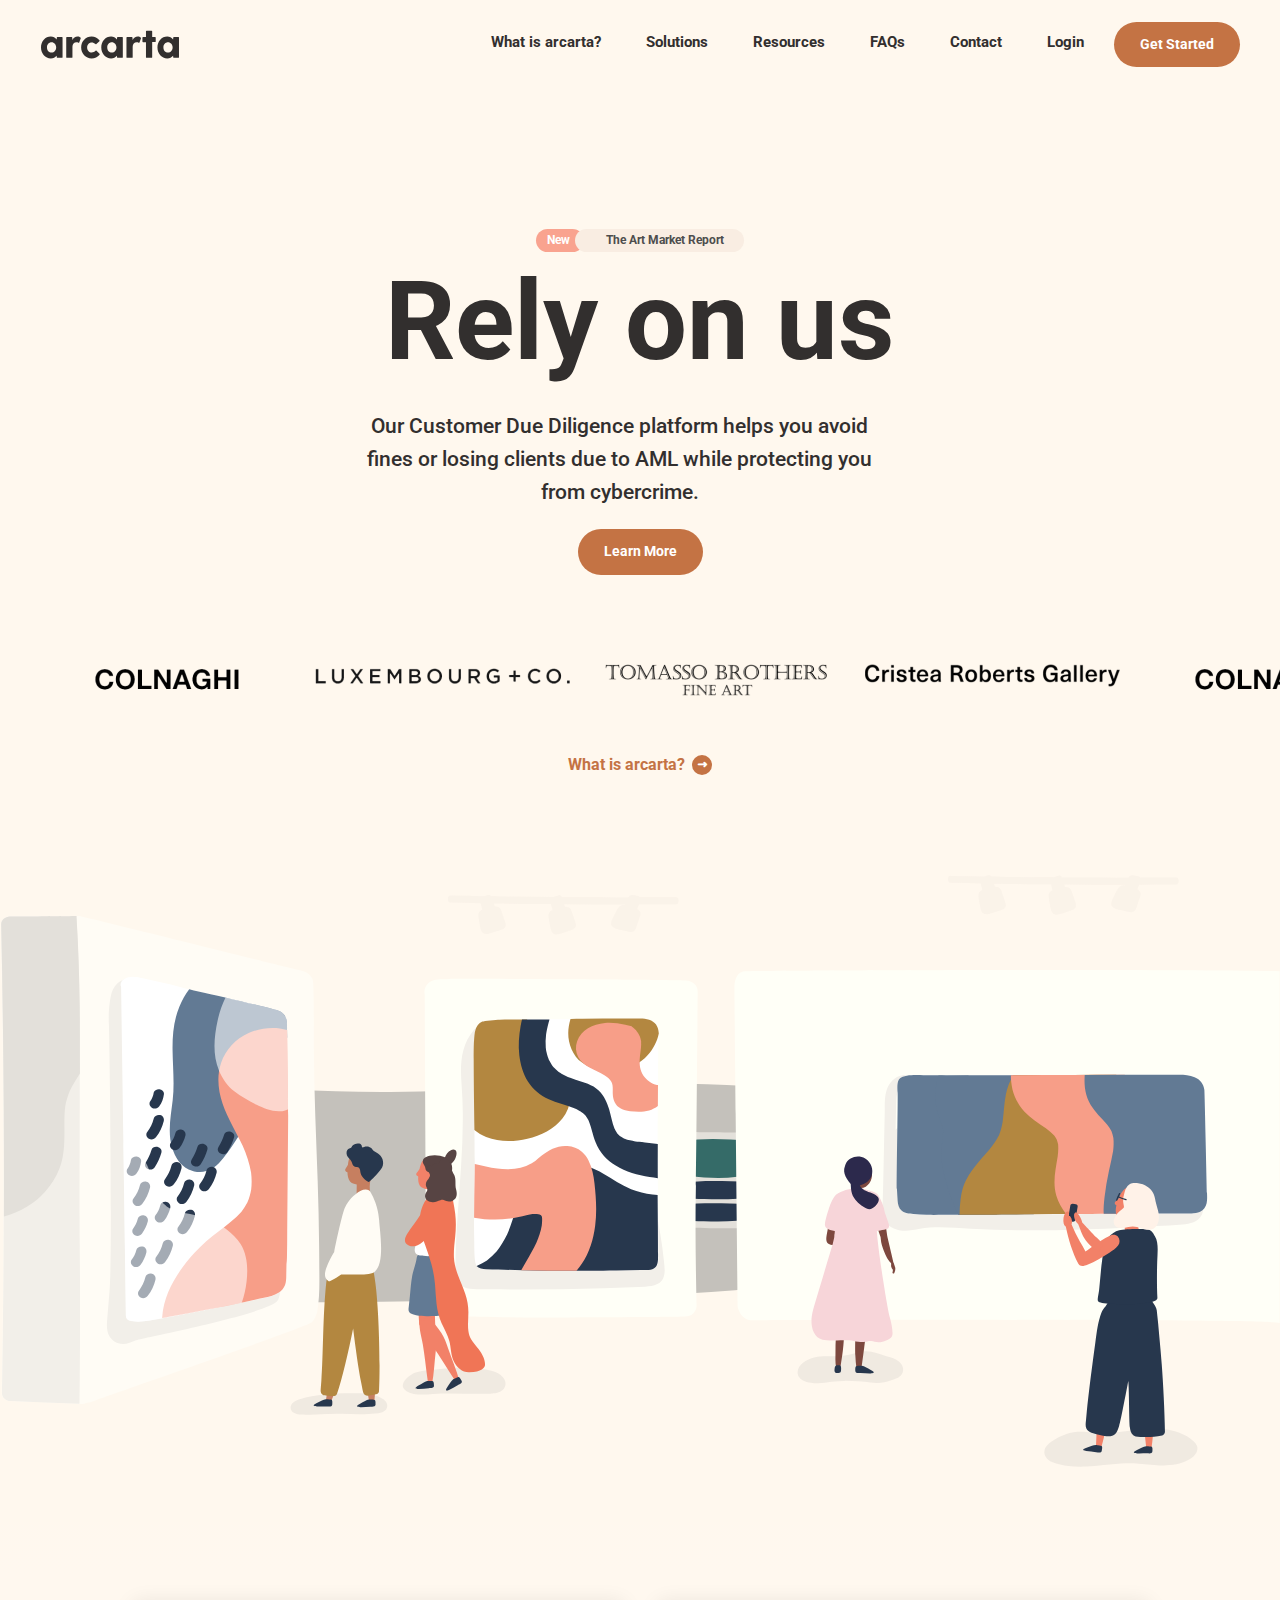
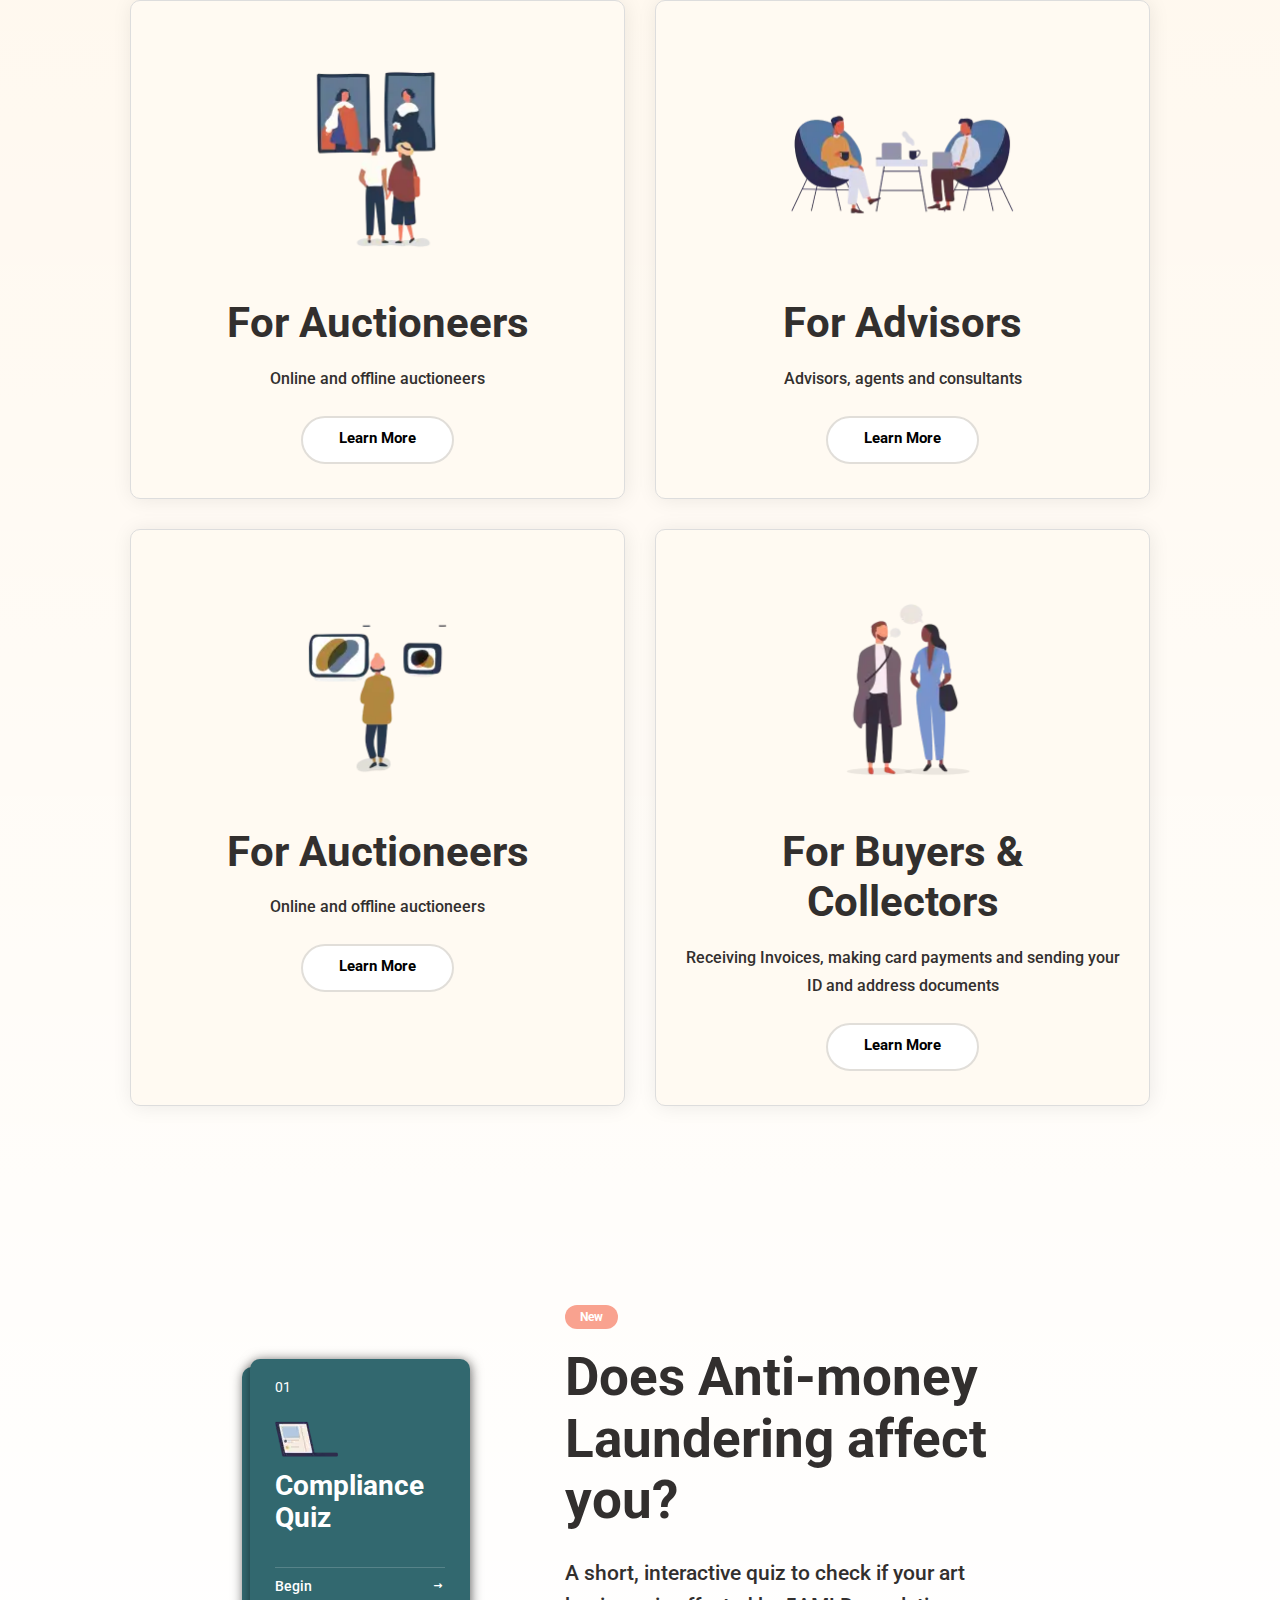
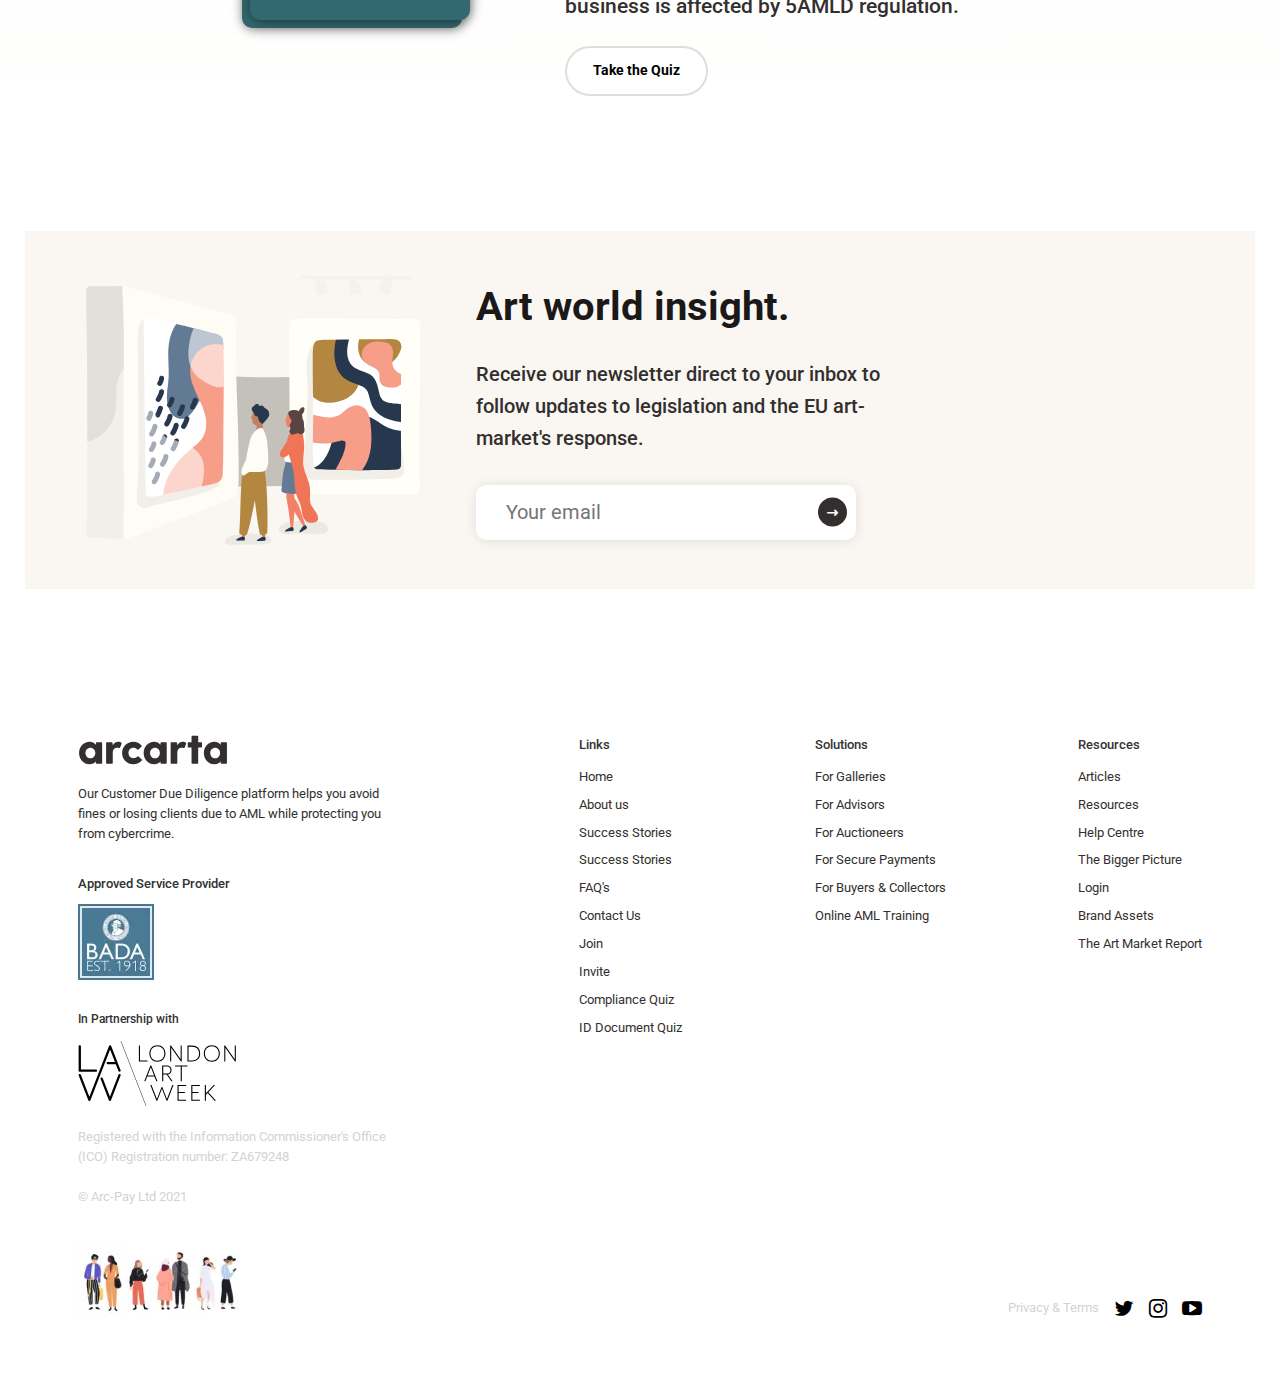
<file: index.html>
<!DOCTYPE html>
<html lang="en">

<head>
    <meta charset="UTF-8">
    <meta name="viewport" content="width=device-width, initial-scale=1.0">
    <link rel="stylesheet" href="https://cdn.jsdelivr.net/npm/swiper@11/swiper-bundle.min.css">
    <link rel="stylesheet" href="css/style.css">
    <title>Arcarta</title>
</head>

<body>
    <div class="wrapper">
        <header class="header">
            <div class="header__fader add-toggle-menu"></div>
            <div class="header__container">
                <div class="header__logo-wrapper">
                    <a href="#" class="header__logo">
                        <img src="img/logo.svg" alt="logo">
                    </a>
                </div>
                <div class="header__action-wrapper">
                    <nav class="header__menu">
                        <ul class="header__list">
                            <li class="header__item"><a href="#" class="header__link">What is arcarta?</a></li>
                            <li class="header__item"><a href="#" class="header__link">Solutions</a></li>
                            <li class="header__item"><a href="#" class="header__link">Resources</a></li>
                            <li class="header__item"><a href="#" class="header__link">FAQs</a></li>
                            <li class="header__item"><a href="#" class="header__link">Contact</a></li>
                            <li class="header__item"><a href="#" class="header__link">Login</a></li>
                        </ul>
                    </nav>
                    <a href="" class="header__button button">
                        <span>Get Started</span>
                    </a>
                </div>
                <div class="header__burger add-toggle-menu">
                    <span></span>
                    <span></span>
                    <span></span>
                </div>
            </div>
        </header>
        <main>
            <section class="hero">
                <div class="hero__container">
                    <div class="hero__body">
                        <div class="hero__badge-wrapper">
                            <div class="hero__badge-left">New</div>
                            <div class="hero__badge-right">The Art Market Report</div>
                        </div>
                        <div class="hero__content">
                            <h1 class="hero__title">Rely on us</h1>
                            <p>
                                Our Customer Due Diligence platform helps you avoid fines or losing clients due to AML
                                while protecting you from cybercrime.
                            </p>
                        </div>
                        <a href="#" class="hero__button button">
                            <span>Learn More</span>
                        </a>
                    </div>
                </div>
            </section>
            <section class="brands">
                <div class="brands__container">
                    <div class="brands__wrapper">
                        <ul class="brands__list">
                            <li class="brands__item">
                                <img src="img/brands/brand-1.webp" alt="image">
                            </li>
                            <li class="brands__item">
                                <img src="img/brands/brand-2.webp" alt="image">
                            </li>
                            <li class="brands__item">
                                <img src="img/brands/brand-3.webp" alt="image">
                            </li>
                            <li class="brands__item">
                                <img src="img/brands/brand-4.webp" alt="image">
                            </li>
                            <li class="brands__item">
                                <img src="img/brands/brand-1.webp" alt="image">
                            </li>
                            <li class="brands__item">
                                <img src="img/brands/brand-2.webp" alt="image">
                            </li>
                            <li class="brands__item">
                                <img src="img/brands/brand-3.webp" alt="image">
                            </li>
                            <li class="brands__item">
                                <img src="img/brands/brand-4.webp" alt="image">
                            </li>
                        </ul>
                    </div>
                    <a href="#" class="brands__link">
                        <span class="_icon-arrow">What is arcarta?</span>
                    </a>
                </div>
            </section>
            <section class="banner">
                <div class="banner__image">
                    <img src="img/banner.svg" alt="image">
                </div>
            </section>
            <section class="cards">
                <div class="cards__container">
                    <div class="cards__template">
                        <article class="cards__card">
                            <div class="cards__card-image">
                                <img src="img/cards/card-1.webp" alt="image">
                            </div>
                            <div class="cards__card-body">
                                <div class="cards__card-text">
                                    <h3 class="cards__card-sub-title">For Auctioneers</h3>
                                    <p>Online and offline auctioneers</p>
                                </div>
                                <a href="#" class="cards__card-link button">
                                    <span>Learn More</span>
                                </a>
                            </div>
                        </article>
                        <article class="cards__card">
                            <div class="cards__card-image">
                                <img src="img/cards/card-2.webp" alt="image">
                            </div>
                            <div class="cards__card-body">
                                <div class="cards__card-text">
                                    <h3 class="cards__card-sub-title">For Advisors</h3>
                                    <p>Advisors, agents and consultants</p>
                                </div>
                                <a href="#" class="cards__card-link button">
                                    <span>Learn More</span>
                                </a>
                            </div>
                        </article>
                        <article class="cards__card">
                            <div class="cards__card-image">
                                <img src="img/cards/card-3.webp" alt="image">
                            </div>
                            <div class="cards__card-body">
                                <div class="cards__card-text">
                                    <h3 class="cards__card-sub-title">For Auctioneers</h3>
                                    <p>Online and offline auctioneers</p>
                                </div>
                                <a href="#" class="cards__card-link button">
                                    <span>Learn More</span>
                                </a>
                            </div>
                        </article>
                        <article class="cards__card">
                            <div class="cards__card-image">
                                <img src="img/cards/card-4.webp" alt="image">
                            </div>
                            <div class="cards__card-body">
                                <div class="cards__card-text">
                                    <h3 class="cards__card-sub-title">For Buyers & Collectors</h3>
                                    <p>Receiving Invoices, making card payments and sending your ID and address
                                        documents</p>
                                </div>
                                <a href="#" class="cards__card-link button">
                                    <span>Learn More</span>
                                </a>
                            </div>
                        </article>

                    </div>
                </div>
            </section>
            <section class="article">
                <div class="article__container">
                    <div class="article__content">
                        <div class="article__picture-wrapper">
                            <div class="article__picture">
                                <div class="article__picture-content">
                                    <span>01</span>
                                    <div class="article__picture-body">
                                        <img class="article__picture-img" src="img/computer.webp" alt="image">
                                        <h4 class="article__picture-sub-title">Compliance Quiz</h4>
                                    </div>
                                    <div class="article__link-wrapper">
                                        <a class="article__picture-link" target="_blank" href="#">
                                            <span class="article__picture-btn _icon-arrow">Begin</span>
                                        </a>
                                    </div>
                                </div>
                            </div>
                        </div>
                        <div class="article__body">
                            <div class="article__beidge">New</div>
                            <div class="article__body-inner">
                                <div class="article__text">
                                    <h2 class="article__title">Does Anti-money Laundering affect you?</h2>
                                    <p>A short, interactive quiz to check if your art business is affected by 5AMLD
                                        regulation.</p>
                                </div>
                                <a target="_blank" href="#" class="article__button button">Take the Quiz</a>
                            </div>
                        </div>
                    </div>
                </div>
            </section>
            <section class="subscription">
                <div class="subscription__container">
                    <div class="subscription__content">
                        <div class="subscription__image">
                            <img src="img/banner-small.svg" alt="image">
                        </div>
                        <div class="subscription__body">
                            <div class="subscription__text">
                                <h2 class="subscription__title">Art world insight.</h2>
                                <p>
                                    Receive our newsletter direct to your inbox to follow updates to legislation and the
                                    EU art-market's response.
                                </p>
                            </div>
                            <form class="subscription__form" action="#">
                                <input class="subscription__input" type="text" placeholder="Your email">
                                <button class="subscription__button _icon-arrow"></button>
                            </form>
                        </div>
                    </div>
                </div>
            </section>
        </main>
        <footer class="footer">
            <div class="footer__container">
                <div class="footer__content">
                    <div class="footer__body">
                        <div class="footer__logo-text-wrapper">
                            <a class="footer__logo" href="#">
                                <img src="img/logo.svg" alt="logo">
                            </a>
                            <p>
                                Our Customer Due Diligence platform helps you avoid fines or losing clients due to AML
                                while protecting you from cybercrime.
                            </p>
                        </div>
                        <div class="footer__cooperation">
                            <div class="footer__service">
                                <div class="footer__service-title">Approved Service Provider</div>
                                <img class="footer__service-img" src="img/prov.webp" alt="image">
                            </div>
                            <div class="footer__partner">
                                <div class="footer__partner-title">In Partnership with</div>
                                <img class="footer__partner-img" src="img/partner.svg" alt="image">
                            </div>
                        </div>
                        <div class="footer__copy-text">
                            <p>
                                Registered with the Information Commissioner's Office (ICO) Registration number:
                                ZA679248
                            </p>
                            <span>© Arc-Pay Ltd 2021</span>
                        </div>
                    </div>
                    <div class="footer__three-columns">
                        <div class="footer__column">
                            <h4 class="footer__sub-title">Links</h4>
                            <ul class="footer__list">
                                <li class="footer__item">
                                    <a class="footer__link" href="#">Home</a>
                                </li>
                                <li class="footer__item">
                                    <a class="footer__link" href="#">About us</a>
                                </li>
                                <li class="footer__item">
                                    <a class="footer__link" href="#">Success Stories</a>
                                </li>
                                <li class="footer__item">
                                    <a class="footer__link" href="#">Success Stories</a>
                                </li>
                                <li class="footer__item">
                                    <a class="footer__link" href="#">FAQ's</a>
                                </li>
                                <li class="footer__item">
                                    <a class="footer__link" href="#">Contact Us</a>
                                </li>
                                <li class="footer__item">
                                    <a class="footer__link" href="#">Join</a>
                                </li>
                                <li class="footer__item">
                                    <a class="footer__link" href="#">Invite</a>
                                </li>
                                <li class="footer__item">
                                    <a class="footer__link" href="#">Compliance Quiz</a>
                                </li>
                                <li class="footer__item">
                                    <a class="footer__link" href="#">ID Document Quiz</a>
                                </li>
                            </ul>
                        </div>
                        <div class="footer__column">
                            <h4 class="footer__sub-title">Solutions</h4>
                            <ul class="footer__list">
                                <li class="footer__item">
                                    <a class="footer__link" href="#">For Galleries</a>
                                </li>
                                <li class="footer__item">
                                    <a class="footer__link" href="#">For Advisors</a>
                                </li>
                                <li class="footer__item">
                                    <a class="footer__link" href="#">For Auctioneers</a>
                                </li>
                                <li class="footer__item">
                                    <a class="footer__link" href="#">For Secure Payments</a>
                                </li>
                                <li class="footer__item">
                                    <a class="footer__link" href="#">For Buyers & Collectors</a>
                                </li>
                                <li class="footer__item">
                                    <a class="footer__link" href="#">Online AML Training</a>
                                </li>
                            </ul>
                        </div>
                        <div class="footer__column">
                            <h4 class="footer__sub-title">Resources</h4>
                            <ul class="footer__list">
                                <li class="footer__item">
                                    <a class="footer__link" href="#">Articles</a>
                                </li>
                                <li class="footer__item">
                                    <a class="footer__link" href="#">Resources</a>
                                </li>
                                <li class="footer__item">
                                    <a class="footer__link" href="#">Help Centre</a>
                                </li>
                                <li class="footer__item">
                                    <a class="footer__link" href="#">The Bigger Picture</a>
                                </li>
                                <li class="footer__item">
                                    <a class="footer__link" href="#">Login</a>
                                </li>
                                <li class="footer__item">
                                    <a class="footer__link" href="#">Brand Assets</a>
                                </li>
                                <li class="footer__item">
                                    <a class="footer__link" href="#">The Art Market Report</a>
                                </li>
                            </ul>
                        </div>
                    </div>
                </div>
                <div class="footer__copy">
                    <div class="footer__copy-image">
                        <img src="img/people.webp" alt="image">
                    </div>
                    <div class="footer__social">
                        <span>Privacy & Terms</span>
                        <ul class="footer__social-list">
                            <li class="footer__social-item">
                                <a class="footer__social--link _icon-twitter" target="_blank" href="#"></a>
                            </li>
                            <li class="footer__social-item">
                                <a class="footer__social--link _icon-instagram" target="_blank" href="#"></a>
                            </li>
                            <li class="footer__social-item">
                                <a class="footer__social--link _icon-youtube" target="_blank" href="#"></a>
                            </li>
                        </ul>
                    </div>
                </div>
            </div>
        </footer>
    </div>
    <script src="https://cdn.jsdelivr.net/npm/swiper@11/swiper-bundle.min.js"></script>
    <script src="js/script.js"></script>
    <script src="js/dynamic_adapt.js"></script>
</body>

</html>
</file>
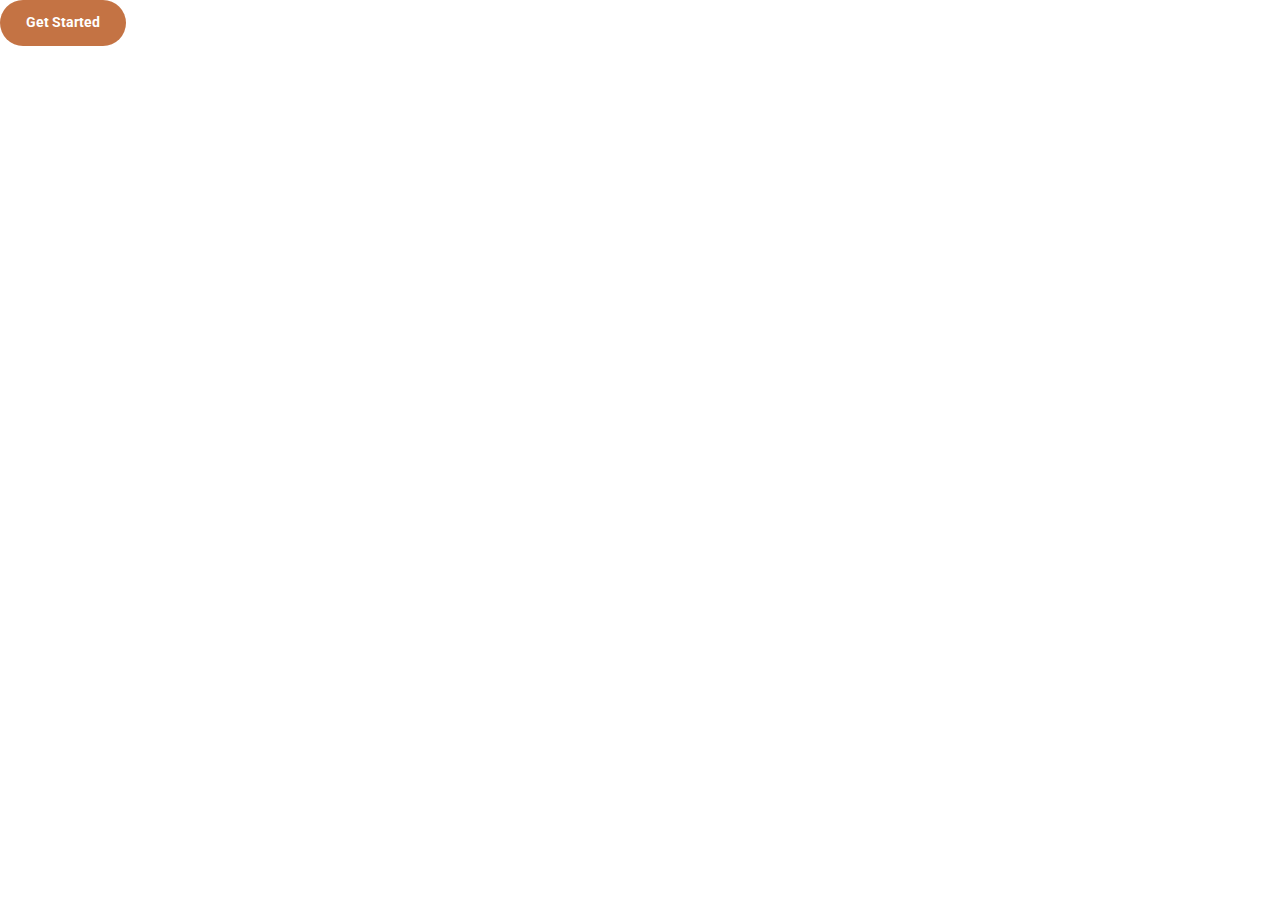
<file: _common.html>
<!DOCTYPE html>
<html lang="en">

<head>
    <meta charset="UTF-8">
    <meta name="viewport" content="width=device-width, initial-scale=1.0">
    <link rel="stylesheet" href="css/style.css">
    <title>Arcarta</title>
</head>

<button class="button" type="button">
    <span>Get Started</span>
</button>
   
<body>
</body>

</html>
</file>
<file: css/style.css>
/* ===================================================== */
@import url("https://fonts.googleapis.com/css2?family=Roboto:wght@400;500;700&display=swap");
[class*=_icon-]::before {
  /* use !important to prevent issues with browser extensions that change fonts */
  font-family: "icons";
  /* Better Font Rendering =========== */
  -webkit-font-smoothing: antialiased;
  -moz-osx-font-smoothing: grayscale;
}

._icon-arrow:before {
  content: "\e900";
}

._icon-instagram:before {
  content: "\e901";
}

._icon-twitter:before {
  content: "\e902";
}

._icon-youtube:before {
  content: "\e903";
}

@font-face {
  font-family: "icons";
  src: url("../fonts/icons.woff2") format("woff2");
  font-weight: normal;
  font-style: normal;
  font-display: swap;
}
*,
*::before,
*::after {
  padding: 0;
  margin: 0;
  border: none;
  -webkit-box-sizing: border-box;
          box-sizing: border-box;
}

*::before,
*::after {
  display: inline-block;
}

a {
  text-decoration: none;
  color: inherit;
  display: inline-block;
}

li {
  list-style: none;
}

img {
  vertical-align: top;
}

@media (min-width: 1441px) {
  html {
    font-size: 1.111vw;
  }
}

h1,
h2,
h3,
h4,
h5,
h6 {
  font-weight: inherit;
  font-size: inherit;
}

html,
body {
  line-height: 1;
  height: 100%;
}

address {
  font-style: normal;
}

/* FORM */
input,
button,
textarea {
  font-family: inherit;
  font-size: inherit;
  line-height: inherit;
  color: inherit;
  background-color: transparent;
}

input,
textarea {
  width: 100%;
}

button,
select,
option {
  cursor: pointer;
}

input[type=text],
input[type=email],
input[type=tel],
textarea {
  -webkit-appearance: none;
     -moz-appearance: none;
          appearance: none;
}

.button {
  background-color: #C47344;
  color: #FFF;
  padding: 0.8125rem 1.625rem;
  border-radius: 3.125rem;
  font-size: 0.875rem;
  font-weight: 700;
  line-height: 1.42;
  -webkit-transition: all 0.3s;
  transition: all 0.3s;
}
@media (any-hover: hover) {
  .button:hover {
    background-color: #322F2E;
  }
}

@-webkit-keyframes runningLine {
  0% {
    -webkit-transform: translate(0%, 0);
            transform: translate(0%, 0);
  }
  100% {
    -webkit-transform: translate(calc(-100% + 100vw), 0);
            transform: translate(calc(-100% + 100vw), 0);
  }
}

@keyframes runningLine {
  0% {
    -webkit-transform: translate(0%, 0);
            transform: translate(0%, 0);
  }
  100% {
    -webkit-transform: translate(calc(-100% + 100vw), 0);
            transform: translate(calc(-100% + 100vw), 0);
  }
}
.header {
  background-color: #FFF8EE;
  padding-block: 0.9375rem;
  position: relative;
}
.header__container {
  max-width: 83.125rem;
  display: -webkit-box;
  display: -ms-flexbox;
  display: flex;
  -webkit-box-align: center;
      -ms-flex-align: center;
          align-items: center;
  -ms-flex-wrap: wrap;
      flex-wrap: wrap;
  gap: 0.9375rem;
}
@media (min-width: 50em) {
  .header__container {
    gap: 1.25rem;
  }
}
.header__logo-wrapper {
  -webkit-box-flex: 1;
      -ms-flex-positive: 1;
          flex-grow: 1;
}
.header__logo {
  max-width: 6.25rem;
  width: 100%;
  -ms-flex-negative: 0;
      flex-shrink: 0;
}
@media (min-width: 62em) {
  .header__logo {
    max-width: 8.75rem;
  }
}
.header__logo img {
  width: 100%;
}
.header__action-wrapper {
  display: -webkit-box;
  display: -ms-flexbox;
  display: flex;
  -webkit-box-align: center;
      -ms-flex-align: center;
          align-items: center;
  gap: 1.875rem;
}
.header__menu {
  font-size: 0.9375rem;
  font-weight: 700;
  line-height: 1.2;
}
@media (max-width: 49.9375em) {
  .header__menu {
    position: absolute;
    top: 100%;
    right: 0;
    width: 50%;
    height: 100vh;
    z-index: 2;
  }
}
@media (max-width: 34.3125em) {
  .header__menu {
    width: 70%;
  }
}
.header__list {
  display: -webkit-box;
  display: -ms-flexbox;
  display: flex;
  -webkit-box-align: center;
      -ms-flex-align: center;
          align-items: center;
  gap: 1.25rem;
  padding-top: 1.125rem;
  padding-bottom: 1.375rem;
  -webkit-transition: all 0.3s;
  transition: all 0.3s;
}
@media (max-width: 49.9375em) {
  .header__list {
    width: 100%;
    height: 100%;
    -webkit-transform: translateX(100%);
        -ms-transform: translateX(100%);
            transform: translateX(100%);
    background-color: #FFF8EE;
    -webkit-box-orient: vertical;
    -webkit-box-direction: normal;
        -ms-flex-direction: column;
            flex-direction: column;
    padding-top: 1.875rem;
    font-size: 1.125rem;
    gap: unset;
  }
}
@media (min-width: 62em) {
  .header__list {
    gap: 2.8125rem;
  }
}
@media (max-width: 49.875em) {
  .header__item {
    width: 100%;
  }
}
.header__link {
  display: -webkit-box;
  display: -ms-flexbox;
  display: flex;
  -webkit-box-orient: vertical;
  -webkit-box-direction: reverse;
      -ms-flex-direction: column-reverse;
          flex-direction: column-reverse;
  -webkit-box-align: center;
      -ms-flex-align: center;
          align-items: center;
  -webkit-box-pack: center;
      -ms-flex-pack: center;
          justify-content: center;
  -webkit-transition: all 0.3s;
  transition: all 0.3s;
}
@media (max-width: 49.9375em) {
  .header__link {
    padding-block: 0.625rem;
  }
}
@media (any-hover: hover) and (max-width: 49.9375em) {
  .header__link:hover {
    background-color: #322F2E;
    color: #FFF;
  }
}
@media (any-hover: hover) and (min-width: 50em) {
  .header__link:hover::before {
    width: 100%;
  }
}
@media (min-width: 50em) {
  .header__link::before {
    content: "";
    width: 0;
    height: 0.0625rem;
    background-color: #322F2E;
    -webkit-transition: all 0.3s;
    transition: all 0.3s;
  }
}
.header__burger {
  width: 1.875rem;
  height: 1.875rem;
  position: relative;
  display: block;
}
@media (min-width: 50em) {
  .header__burger {
    display: none;
  }
}
.header__burger span {
  position: absolute;
  top: 50%;
  left: 50%;
  -webkit-transform: translate(-50%, -50%);
      -ms-transform: translate(-50%, -50%);
          transform: translate(-50%, -50%);
  background-color: #322F2E;
  border-radius: 1.5625rem;
  width: 100%;
  height: 0.1875rem;
  -webkit-transition: all 0.3s;
  transition: all 0.3s;
}
.header__burger span:first-child {
  -webkit-transform: translate(-50%, calc(-100% - 0.375rem));
      -ms-transform: translate(-50%, calc(-100% - 0.375rem));
          transform: translate(-50%, calc(-100% - 0.375rem));
}
.header__burger span:last-child {
  -webkit-transform: translate(-50%, 0.375rem);
      -ms-transform: translate(-50%, 0.375rem);
          transform: translate(-50%, 0.375rem);
}

.active .header__burger span:first-child {
  -webkit-transform: translate(-50%, -50%) rotate(45deg);
      -ms-transform: translate(-50%, -50%) rotate(45deg);
          transform: translate(-50%, -50%) rotate(45deg);
}
.active .header__burger span:nth-child(2) {
  opacity: 0;
}
.active .header__burger span:last-child {
  -webkit-transform: translate(-50%, -50%) rotate(-45deg);
      -ms-transform: translate(-50%, -50%) rotate(-45deg);
          transform: translate(-50%, -50%) rotate(-45deg);
}
.active .header__list {
  -webkit-transform: translateX(0);
      -ms-transform: translateX(0);
          transform: translateX(0);
}
.active .header__fader {
  position: fixed;
  top: 4.75rem;
  left: 0;
  width: 100%;
  height: 100vh;
  background-color: #000;
  opacity: 0.6;
  -webkit-transition: 0.5s all;
  transition: 0.5s all;
}

.hero {
  background-color: #FFF8EE;
  padding-top: 5rem;
  padding-bottom: 1.875rem;
}
@media (min-width: 48em) {
  .hero {
    padding-top: 8.75rem;
    padding-bottom: 3.25rem;
  }
}
.hero__body {
  max-width: 35.3125rem;
  width: 100%;
  margin: 0 auto;
  text-align: center;
}
.hero__badge-wrapper {
  display: -webkit-box;
  display: -ms-flexbox;
  display: flex;
  -webkit-box-pack: center;
      -ms-flex-pack: center;
          justify-content: center;
  font-weight: 700;
  text-align: center;
  line-height: 1.92;
  font-size: 0.75rem;
}
.hero__badge-wrapper:not(:last-child) {
  margin-bottom: 0.6875rem;
}
.hero__badge-left {
  background-color: #F9A38F;
  color: #FFF;
  padding-left: 0.6875rem;
  padding-right: 0.875rem;
  border-radius: 1.25rem;
}
.hero__badge-right {
  background-color: #F9EDE2;
  color: #4D4D4D;
  padding-left: 1.9375rem;
  padding-right: 1.25rem;
  margin-left: -0.5625rem;
  border-radius: 1.25rem;
}
.hero__content {
  line-height: 1.57;
  font-size: 1.125rem;
  display: -webkit-box;
  display: -ms-flexbox;
  display: flex;
  -webkit-box-orient: vertical;
  -webkit-box-direction: normal;
      -ms-flex-direction: column;
          flex-direction: column;
  gap: 1.75rem;
}
@media (min-width: 34.375em) {
  .hero__content {
    font-size: 1.3125rem;
  }
}
.hero__content p {
  max-width: 32.75rem;
  width: 100%;
}
.hero__content:not(:last-child) {
  margin-bottom: 1.25rem;
}
.hero__title {
  line-height: 1.08;
  font-weight: 700;
}
@media (min-width: 78.75em) {
  .hero__title {
    font-size: 6.875rem;
  }
}
@media (min-width: 20em) and (max-width: 78.75em) {
  @supports (font-size: clamp( 2.25rem , 0.6755319149rem  +  7.8723404255vw , 6.875rem )) {
    .hero__title {
      font-size: clamp( 2.25rem , 0.6755319149rem  +  7.8723404255vw , 6.875rem );
    }
  }
  @supports not (font-size: clamp( 2.25rem , 0.6755319149rem  +  7.8723404255vw , 6.875rem )) {
    .hero__title {
      font-size: calc(2.25rem + 4.625 * (100vw - 20rem) / 58.75);
    }
  }
}
@media (max-width: 20em) {
  .hero__title {
    font-size: 2.25rem;
  }
}
.brands {
  background-color: #FFF8EE;
}
.brands__container {
  text-align: center;
}
.brands__container > *:not(:last-child) {
  margin-bottom: 1.875rem;
}
.brands__wrapper {
  display: -webkit-box;
  display: -ms-flexbox;
  display: flex;
}
.brands__list {
  display: -webkit-box;
  display: -ms-flexbox;
  display: flex;
  -webkit-box-align: center;
      -ms-flex-align: center;
          align-items: center;
  -webkit-box-pack: justify;
      -ms-flex-pack: justify;
          justify-content: space-between;
  gap: 0.625rem;
  -ms-flex-negative: 0;
      flex-shrink: 0;
  -webkit-animation: runningLine 20s linear infinite;
          animation: runningLine 20s linear infinite;
}
@media (min-width: 48em) {
  .brands__list {
    gap: 1.25rem;
  }
}
.brands__item {
  width: 15.9375rem;
  aspect-ratio: 255/98;
}
.brands__item img {
  height: 100%;
  -o-object-fit: contain;
     object-fit: contain;
  width: 100%;
}
.brands__link {
  color: #C47344;
  font-weight: 700;
  line-height: 1.25;
}
@media (any-hover: hover) {
  .brands__link:hover span {
    color: #322F2E;
  }
  .brands__link:hover span::before {
    background-color: #322F2E;
  }
}
.brands__link span {
  display: -webkit-box;
  display: -ms-flexbox;
  display: flex;
  -webkit-box-orient: horizontal;
  -webkit-box-direction: reverse;
      -ms-flex-direction: row-reverse;
          flex-direction: row-reverse;
  -webkit-box-align: center;
      -ms-flex-align: center;
          align-items: center;
  gap: 0.4375rem;
  -webkit-transition: all 0.3s;
  transition: all 0.3s;
}
.brands__link span::before {
  font-size: 0.9375rem;
  line-height: 1.33; /* 20/15 */
  color: #FFF;
  background-color: #C47344;
  border-radius: 50%;
  width: 1.25rem;
  height: 1.25rem;
  display: -webkit-box;
  display: -ms-flexbox;
  display: flex;
  -webkit-box-align: center;
      -ms-flex-align: center;
          align-items: center;
  -webkit-box-pack: center;
      -ms-flex-pack: center;
          justify-content: center;
  -webkit-transition: all 0.3s;
  transition: all 0.3s;
}

.banner {
  background-color: #FFF8EE;
  padding-top: 5rem;
}
@media (min-width: 48em) {
  .banner {
    padding-top: 6.25rem;
  }
}
.banner__image {
  width: 100%;
}
.banner__image img {
  aspect-ratio: 1371/635;
  -o-object-fit: cover;
     object-fit: cover;
  width: 100%;
}

.cards {
  padding-top: 8.3125rem;
  position: relative;
}
.cards:before {
  position: absolute;
  content: "";
  top: 0;
  left: 0;
  width: 100%;
  height: 150%;
  background: -webkit-gradient(linear, left top, left bottom, from(rgba(255, 255, 255, 0)), to(#FFF)), #FFF8EE;
  background: linear-gradient(180deg, rgba(255, 255, 255, 0) 0%, #FFF 100%), #FFF8EE;
  z-index: -1;
}
.cards__template {
  margin: 0 auto;
  max-width: 63.75rem;
  width: 100%;
  display: grid;
  grid-template-columns: repeat(auto-fill, minmax(17.5rem, 1fr));
  gap: 1.875rem;
}
@media (min-width: 34.375em) {
  .cards__template {
    grid-template-columns: repeat(auto-fill, minmax(25rem, 1fr));
  }
}
.cards__card {
  background: #FFFAF2;
  -webkit-box-shadow: 0.0625rem 0.0625rem 1.25rem 0 rgba(0, 0, 0, 0.08);
          box-shadow: 0.0625rem 0.0625rem 1.25rem 0 rgba(0, 0, 0, 0.08);
  border: 0.0625rem solid #DDD;
  border-radius: 0.625rem;
  display: -webkit-box;
  display: -ms-flexbox;
  display: flex;
  -webkit-box-orient: vertical;
  -webkit-box-direction: normal;
      -ms-flex-direction: column;
          flex-direction: column;
  -webkit-box-align: center;
      -ms-flex-align: center;
          align-items: center;
  gap: 0.625rem;
  padding: 1.875rem 0.9375rem 1.25rem;
}
@media (min-width: 34.375em) {
  .cards__card {
    padding: 3.1875rem 1.625rem 2.125rem;
    gap: 1.625rem;
  }
}
.cards__card-image {
  aspect-ratio: 224/220;
  max-width: 14rem;
  width: 100%;
}
.cards__card-image img {
  -o-object-fit: contain;
     object-fit: contain;
  width: 100%;
  height: 100%;
}
.cards__card-body {
  text-align: center;
}
.cards__card-body > *:not(:last-child) {
  margin-bottom: 1.4375rem;
}
.cards__card-text {
  line-height: 1.75;
}
.cards__card-text > *:not(:last-child) {
  margin-bottom: 1rem;
}
.cards__card-sub-title {
  font-weight: 700;
  line-height: 1.2;
}
@media (min-width: 78.75em) {
  .cards__card-sub-title {
    font-size: 2.625rem;
  }
}
@media (min-width: 20em) and (max-width: 78.75em) {
  @supports (font-size: clamp( 1.625rem , 1.2845744681rem  +  1.7021276596vw , 2.625rem )) {
    .cards__card-sub-title {
      font-size: clamp( 1.625rem , 1.2845744681rem  +  1.7021276596vw , 2.625rem );
    }
  }
  @supports not (font-size: clamp( 1.625rem , 1.2845744681rem  +  1.7021276596vw , 2.625rem )) {
    .cards__card-sub-title {
      font-size: calc(1.625rem + 1 * (100vw - 20rem) / 58.75);
    }
  }
}
@media (max-width: 20em) {
  .cards__card-sub-title {
    font-size: 1.625rem;
  }
}
.cards__card-link {
  font-size: 0.9375rem;
  line-height: 1.33;
  color: #000;
  background-color: #fff;
  border: 0.125rem solid #E1DED9;
  padding: 0.6875rem 2.25rem 0.8125rem;
}
@media (any-hover: hover) {
  .cards__card-link:hover {
    color: #FFF;
  }
}

.article {
  padding-top: 1.375rem;
  margin: 5rem 0 3.125rem 0;
}
@media (min-width: 48em) {
  .article {
    margin: 11.0625rem 0 8.4375rem 0;
  }
}
.article__content {
  display: -webkit-box;
  display: -ms-flexbox;
  display: flex;
  -webkit-box-align: center;
      -ms-flex-align: center;
          align-items: center;
  -webkit-box-orient: vertical;
  -webkit-box-direction: normal;
      -ms-flex-direction: column;
          flex-direction: column;
  gap: 1.25rem;
}
@media (min-width: 48em) {
  .article__content {
    -webkit-box-orient: horizontal;
    -webkit-box-direction: normal;
        -ms-flex-direction: row;
            flex-direction: row;
    -webkit-box-pack: justify;
        -ms-flex-pack: justify;
            justify-content: space-between;
    -webkit-box-align: start;
        -ms-flex-align: start;
            align-items: flex-start;
    max-width: 48.75rem;
    width: 100%;
    margin: 0 auto;
  }
}
.article__picture-wrapper {
  width: 13.75rem;
  min-height: 16.25rem;
  border-radius: 0.625rem;
  background-color: #32686F;
  -webkit-box-shadow: 0.0625rem 0.0625rem 0.75rem 0 rgba(0, 0, 0, 0.55);
          box-shadow: 0.0625rem 0.0625rem 0.75rem 0 rgba(0, 0, 0, 0.55);
}
@media (min-width: 48em) {
  .article__picture-wrapper {
    margin: 3.875rem 0.5rem -0.5rem -0.5rem;
  }
}
.article__picture {
  width: 13.75rem;
  min-height: 16.25rem;
  border-radius: 0.625rem;
  background-color: #32686F;
  -webkit-box-shadow: 0.0625rem 0.0625rem 0.75rem 0 rgba(0, 0, 0, 0.55);
          box-shadow: 0.0625rem 0.0625rem 0.75rem 0 rgba(0, 0, 0, 0.55);
  margin: -0.5rem -0.5rem 0.5rem 0.5rem;
  padding: 1.1875rem 1.5625rem 1.4375rem;
  color: #FFF;
}
.article__picture-content {
  font-size: 0.875rem;
}
.article__picture-content > span {
  display: inline-block;
  line-height: 1.42;
  font-weight: 400;
  margin-bottom: 1.4375rem;
}
.article__picture-body {
  display: -webkit-box;
  display: -ms-flexbox;
  display: flex;
  -webkit-box-orient: vertical;
  -webkit-box-direction: normal;
      -ms-flex-direction: column;
          flex-direction: column;
  gap: 0.75rem;
  margin-bottom: 2.0625rem;
}
.article__picture-img {
  max-width: 4rem;
  width: 100%;
}
.article__picture-sub-title {
  font-size: 1.75rem;
  line-height: 1.14;
  font-weight: 700;
}
.article__link-wrapper {
  display: -webkit-box;
  display: -ms-flexbox;
  display: flex;
  -webkit-box-orient: vertical;
  -webkit-box-direction: normal;
      -ms-flex-direction: column;
          flex-direction: column;
  gap: 0.5625rem;
}
.article__link-wrapper::before {
  content: "";
  width: 100%;
  height: 0.0625rem;
  background-color: rgba(255, 255, 255, 0.18);
}
.article__picture-link {
  line-height: 1.42;
  -webkit-transition: all 0.3s;
  transition: all 0.3s;
}
@media (any-hover: hover) {
  .article__picture-link:hover {
    text-decoration: underline;
  }
}
.article__picture-link span {
  display: -webkit-box;
  display: -ms-flexbox;
  display: flex;
  -webkit-box-orient: horizontal;
  -webkit-box-direction: reverse;
      -ms-flex-direction: row-reverse;
          flex-direction: row-reverse;
  -webkit-box-pack: justify;
      -ms-flex-pack: justify;
          justify-content: space-between;
  -webkit-box-align: center;
      -ms-flex-align: center;
          align-items: center;
  gap: 0.625rem;
}
.article__picture-link span::before {
  display: -webkit-box;
  display: -ms-flexbox;
  display: flex;
  -webkit-box-align: center;
      -ms-flex-align: center;
          align-items: center;
  -webkit-box-pack: center;
      -ms-flex-pack: center;
          justify-content: center;
  font-size: 0.875rem;
}
.article__body {
  text-align: center;
}
@media (min-width: 48em) {
  .article__body {
    max-width: 59.6%;
    text-align: left;
  }
}
.article__body > *:not(:last-child) {
  margin-bottom: 1.125rem;
}
.article__beidge {
  display: inline-block;
  background-color: #F9A28F;
  color: #FFF;
  font-size: 0.75rem;
  font-weight: 700;
  line-height: 2.08;
  padding: 0 0.9375rem;
  border-radius: 1.25rem;
}
.article__body-inner > *:not(:last-child) {
  margin-bottom: 1.4375rem;
}
.article__text {
  font-size: 0.9375rem;
  line-height: 1.57;
  display: -webkit-box;
  display: -ms-flexbox;
  display: flex;
  -webkit-box-orient: vertical;
  -webkit-box-direction: normal;
      -ms-flex-direction: column;
          flex-direction: column;
  gap: 1.5625rem;
}
@media (min-width: 48em) {
  .article__text {
    font-size: 1.3125rem;
  }
}
.article__title {
  font-weight: 700;
  line-height: 1.16;
}
@media (min-width: 78.75em) {
  .article__title {
    font-size: 3.3125rem;
  }
}
@media (min-width: 20em) and (max-width: 78.75em) {
  @supports (font-size: clamp( 1.625rem , 1.0505319149rem  +  2.8723404255vw , 3.3125rem )) {
    .article__title {
      font-size: clamp( 1.625rem , 1.0505319149rem  +  2.8723404255vw , 3.3125rem );
    }
  }
  @supports not (font-size: clamp( 1.625rem , 1.0505319149rem  +  2.8723404255vw , 3.3125rem )) {
    .article__title {
      font-size: calc(1.625rem + 1.6875 * (100vw - 20rem) / 58.75);
    }
  }
}
@media (max-width: 20em) {
  .article__title {
    font-size: 1.625rem;
  }
}
.article__button {
  background-color: #FFF;
  border: 0.125rem solid #E1DED9;
  color: #000;
}
@media (any-hover: hover) {
  .article__button:hover {
    color: #FFF;
  }
}

.subscription__container {
  border: 0.625rem;
  background-color: #FAF7F3;
}
.subscription__content {
  display: -webkit-box;
  display: -ms-flexbox;
  display: flex;
  -webkit-box-align: center;
      -ms-flex-align: center;
          align-items: center;
  -webkit-box-orient: vertical;
  -webkit-box-direction: normal;
      -ms-flex-direction: column;
          flex-direction: column;
  gap: 3.4375rem;
  padding: 1.25rem 0;
}
@media (min-width: 48em) {
  .subscription__content {
    -webkit-box-orient: horizontal;
    -webkit-box-direction: normal;
        -ms-flex-direction: row;
            flex-direction: row;
    padding: 2.75rem 2.8125rem;
  }
}
.subscription__image {
  width: 100%;
}
@media (min-width: 48em) {
  .subscription__image {
    width: 40%;
  }
}
@media (min-width: 62em) {
  .subscription__image {
    width: 30.3%;
  }
}
.subscription__image img {
  aspect-ratio: 336/270;
  width: 100%;
}
.subscription__body {
  width: 100%;
  text-align: center;
}
@media (min-width: 48em) {
  .subscription__body {
    text-align: left;
    width: 50%;
  }
}
@media (min-width: 62em) {
  .subscription__body {
    width: 41%;
  }
}
.subscription__body > *:not(:last-child) {
  margin-bottom: 1.9375rem;
}
.subscription__text {
  font-size: 1rem;
  line-height: 1.4;
}
@media (min-width: 48em) {
  .subscription__text {
    font-size: 1.25rem;
    line-height: 1.6;
  }
}
.subscription__text > *:not(:last-child) {
  margin-bottom: 1.5rem;
}
.subscription__title {
  line-height: 1.35;
  font-weight: 700;
  color: #1A1918;
}
@media (min-width: 78.75em) {
  .subscription__title {
    font-size: 2.5rem;
  }
}
@media (min-width: 20em) and (max-width: 78.75em) {
  @supports (font-size: clamp( 1.625rem , 1.3271276596rem  +  1.4893617021vw , 2.5rem )) {
    .subscription__title {
      font-size: clamp( 1.625rem , 1.3271276596rem  +  1.4893617021vw , 2.5rem );
    }
  }
  @supports not (font-size: clamp( 1.625rem , 1.3271276596rem  +  1.4893617021vw , 2.5rem )) {
    .subscription__title {
      font-size: calc(1.625rem + 0.875 * (100vw - 20rem) / 58.75);
    }
  }
}
@media (max-width: 20em) {
  .subscription__title {
    font-size: 1.625rem;
  }
}
.subscription__form {
  position: relative;
  width: 100%;
}
@media (min-width: 34.375em) and (max-width: 47.9375em) {
  .subscription__form {
    width: 80%;
    margin: 0 auto;
  }
}
@media (min-width: 62em) {
  .subscription__form {
    max-width: 23.75rem;
  }
}
.subscription__input {
  font-size: 1rem;
  color: #322F2E;
  line-height: 1.4;
  padding: 0.5rem 2.6875rem 0.5rem 0.625rem;
  border-radius: 0.625rem;
  background-color: #FFF;
  -webkit-box-shadow: 0 0.0625rem 0.75rem 0 rgba(0, 0, 0, 0.1);
          box-shadow: 0 0.0625rem 0.75rem 0 rgba(0, 0, 0, 0.1);
  width: 100%;
}
@media (min-width: 34.375em) {
  .subscription__input {
    font-size: 1.25rem;
  }
}
@media (min-width: 48em) {
  .subscription__input {
    line-height: 1.6;
    padding: 0.6875rem 3.125rem 0.75rem 1.875rem;
  }
}
.subscription__input:focus::-webkit-input-placeholder {
  opacity: 0;
  color: rgba(0, 0, 0, 0.45);
  -webkit-transition: all 0.5s;
  transition: all 0.5s;
}
.subscription__input:focus::-moz-placeholder {
  opacity: 0;
  color: rgba(0, 0, 0, 0.45);
  -moz-transition: all 0.5s;
  transition: all 0.5s;
}
.subscription__input:focus:-ms-input-placeholder {
  opacity: 0;
  color: rgba(0, 0, 0, 0.45);
  -ms-transition: all 0.5s;
  transition: all 0.5s;
}
.subscription__input:focus::-ms-input-placeholder {
  opacity: 0;
  color: rgba(0, 0, 0, 0.45);
  -ms-transition: all 0.5s;
  transition: all 0.5s;
}
.subscription__input:focus::placeholder {
  opacity: 0;
  color: rgba(0, 0, 0, 0.45);
  -webkit-transition: all 0.5s;
  transition: all 0.5s;
}
.subscription__button {
  width: 1.8125rem;
  height: 1.8125rem;
  background-color: #322F2E;
  border-radius: 50%;
  position: absolute;
  top: 50%;
  right: 0.5625rem;
  -webkit-transform: translate(0, -50%);
      -ms-transform: translate(0, -50%);
          transform: translate(0, -50%);
  -webkit-transition: all 0.3s;
  transition: all 0.3s;
}
@media (any-hover: hover) {
  .subscription__button:hover {
    background-color: #C47344;
  }
}
.subscription__button::before {
  font-size: 1.1875rem;
  line-height: 1.6;
  display: -webkit-box;
  display: -ms-flexbox;
  display: flex;
  -webkit-box-align: center;
      -ms-flex-align: center;
          align-items: center;
  -webkit-box-pack: center;
      -ms-flex-pack: center;
          justify-content: center;
  color: #FFF;
}

.footer {
  margin-top: 5rem;
  margin-bottom: 1.875rem;
  display: -webkit-box;
  display: -ms-flexbox;
  display: flex;
  -webkit-box-orient: vertical;
  -webkit-box-direction: normal;
      -ms-flex-direction: column;
          flex-direction: column;
  gap: 2.1875rem;
}
@media (min-width: 48em) {
  .footer {
    margin-top: 9.125rem;
    margin-bottom: 5rem;
  }
}
.footer__content {
  display: -webkit-box;
  display: -ms-flexbox;
  display: flex;
  -webkit-box-pack: justify;
      -ms-flex-pack: justify;
          justify-content: space-between;
  -webkit-box-orient: vertical;
  -webkit-box-direction: normal;
      -ms-flex-direction: column;
          flex-direction: column;
  gap: 1.25rem;
}
@media (min-width: 48em) {
  .footer__content {
    -webkit-box-orient: horizontal;
    -webkit-box-direction: normal;
        -ms-flex-direction: row;
            flex-direction: row;
  }
}
.footer__container {
  display: -webkit-box;
  display: -ms-flexbox;
  display: flex;
  -webkit-box-orient: vertical;
  -webkit-box-direction: normal;
      -ms-flex-direction: column;
          flex-direction: column;
  gap: 2.1875rem;
}
.footer__body {
  width: 100%;
  font-size: 0.8125rem;
  line-height: 1.53;
  color: #313131;
}
@media (min-width: 48em) {
  .footer__body {
    width: 40%;
  }
}
@media (min-width: 62em) {
  .footer__body {
    width: 28.4%;
  }
}
.footer__logo-text-wrapper {
  margin-bottom: 1.875rem;
}
.footer__logo-text-wrapper p {
  font-weight: 400;
}
.footer__logo-text-wrapper > *:not(:last-child) {
  margin-bottom: 1.1875rem;
}
.footer__logo {
  width: 9.375rem;
}
.footer__logo img {
  width: 100%;
}
.footer__cooperation {
  display: -webkit-box;
  display: -ms-flexbox;
  display: flex;
  -ms-flex-wrap: wrap;
      flex-wrap: wrap;
  -webkit-column-gap: 2.5rem;
     -moz-column-gap: 2.5rem;
          column-gap: 2.5rem;
  row-gap: 1.25rem;
  margin-bottom: 0.625rem;
}
@media (min-width: 48em) {
  .footer__cooperation {
    display: block;
    margin-bottom: 1.25rem;
  }
}
@media (min-width: 48em) {
  .footer__cooperation > *:not(:last-child) {
    margin-bottom: 1.875rem;
  }
}
.footer__service > *:not(:last-child) {
  margin-bottom: 0.625rem;
}
.footer__service-img {
  max-width: 4.75rem;
  width: 100%;
}
.footer__partner > *:not(:last-child) {
  margin-bottom: 0.625rem;
}
.footer__partner-title {
  font-size: 0.75rem;
  line-height: 1.66;
}
.footer__partner-img {
  max-width: 9.875rem;
  width: 100%;
}
.footer__copy-text {
  font-weight: 400;
  color: #D3D3D3;
}
.footer__copy-text > *:not(:last-child) {
  margin-bottom: 0.3125rem;
}
@media (min-width: 48em) {
  .footer__copy-text > *:not(:last-child) {
    margin-bottom: 1.25rem;
  }
}
.footer__three-columns {
  width: 100%;
  display: -webkit-box;
  display: -ms-flexbox;
  display: flex;
  -ms-flex-wrap: wrap;
      flex-wrap: wrap;
  -webkit-box-pack: justify;
      -ms-flex-pack: justify;
          justify-content: space-between;
  -webkit-column-gap: 1.25rem;
     -moz-column-gap: 1.25rem;
          column-gap: 1.25rem;
  row-gap: 2.1875rem;
}
@media (min-width: 48em) {
  .footer__three-columns {
    width: 55.4%;
    -ms-flex-wrap: nowrap;
        flex-wrap: nowrap;
  }
}
.footer__column {
  -webkit-box-flex: 1;
      -ms-flex: 1 1 tRoRem(140);
          flex: 1 1 tRoRem(140);
  font-size: 0.8125rem;
  line-height: 1.53;
}
.footer__column > *:not(:last-child) {
  margin-bottom: 0.75rem;
}
.footer__sub-title {
  color: #333;
}
@media (max-width: 47.9375em) {
  .footer__sub-title {
    font-size: 0.9375rem;
  }
}
.footer__list {
  font-weight: 400;
}
.footer__list > *:not(:last-child) {
  margin-bottom: 0.5rem;
}
.footer__link {
  -webkit-transition: color 0.3s;
  transition: color 0.3s;
}
@media (any-hover: hover) {
  .footer__link:hover {
    color: #C47344;
  }
}
.footer__copy {
  display: -webkit-box;
  display: -ms-flexbox;
  display: flex;
  -webkit-box-pack: center;
      -ms-flex-pack: center;
          justify-content: center;
}
@media (min-width: 34.375em) {
  .footer__copy {
    -webkit-box-pack: justify;
        -ms-flex-pack: justify;
            justify-content: space-between;
    gap: 1.25rem;
    -ms-flex-wrap: wrap;
        flex-wrap: wrap;
    -webkit-box-orient: horizontal;
    -webkit-box-direction: normal;
        -ms-flex-direction: row;
            flex-direction: row;
    -webkit-box-align: end;
        -ms-flex-align: end;
            align-items: flex-end;
  }
}
.footer__copy-image {
  display: none;
}
@media (min-width: 34.375em) {
  .footer__copy-image {
    max-width: 10.0625rem;
    display: block;
  }
}
.footer__copy-image img {
  width: 100%;
}
.footer__social {
  display: -webkit-box;
  display: -ms-flexbox;
  display: flex;
  -webkit-box-align: center;
      -ms-flex-align: center;
          align-items: center;
  gap: 0.9375rem;
}
.footer__social span {
  font-size: 0.8125rem;
  line-height: 1.53;
  font-weight: 400;
  color: #D3D3D3;
}
.footer__social-list {
  display: -webkit-box;
  display: -ms-flexbox;
  display: flex;
  -webkit-box-align: center;
      -ms-flex-align: center;
          align-items: center;
  gap: 0.875rem;
}
.footer__social--link {
  display: -webkit-box;
  display: -ms-flexbox;
  display: flex;
  -webkit-box-align: center;
      -ms-flex-align: center;
          align-items: center;
  -webkit-box-pack: center;
      -ms-flex-pack: center;
          justify-content: center;
}
.footer__social--link::before {
  font-size: 1.25rem;
  color: #000;
}

/* =================================================== */
body {
  font-family: "Roboto", sans-serif;
  font-weight: 500;
  color: #322F2E;
}

.wrapper {
  min-height: 100%;
  overflow: clip;
  display: -webkit-box;
  display: -ms-flexbox;
  display: flex;
  -webkit-box-orient: vertical;
  -webkit-box-direction: normal;
      -ms-flex-direction: column;
          flex-direction: column;
}
.wrapper main {
  -webkit-box-flex: 1;
      -ms-flex-positive: 1;
          flex-grow: 1;
}

[class*=__container] {
  max-width: 76.875rem;
  padding-inline: 0.9375rem;
  margin: 0 auto;
}
</file>
